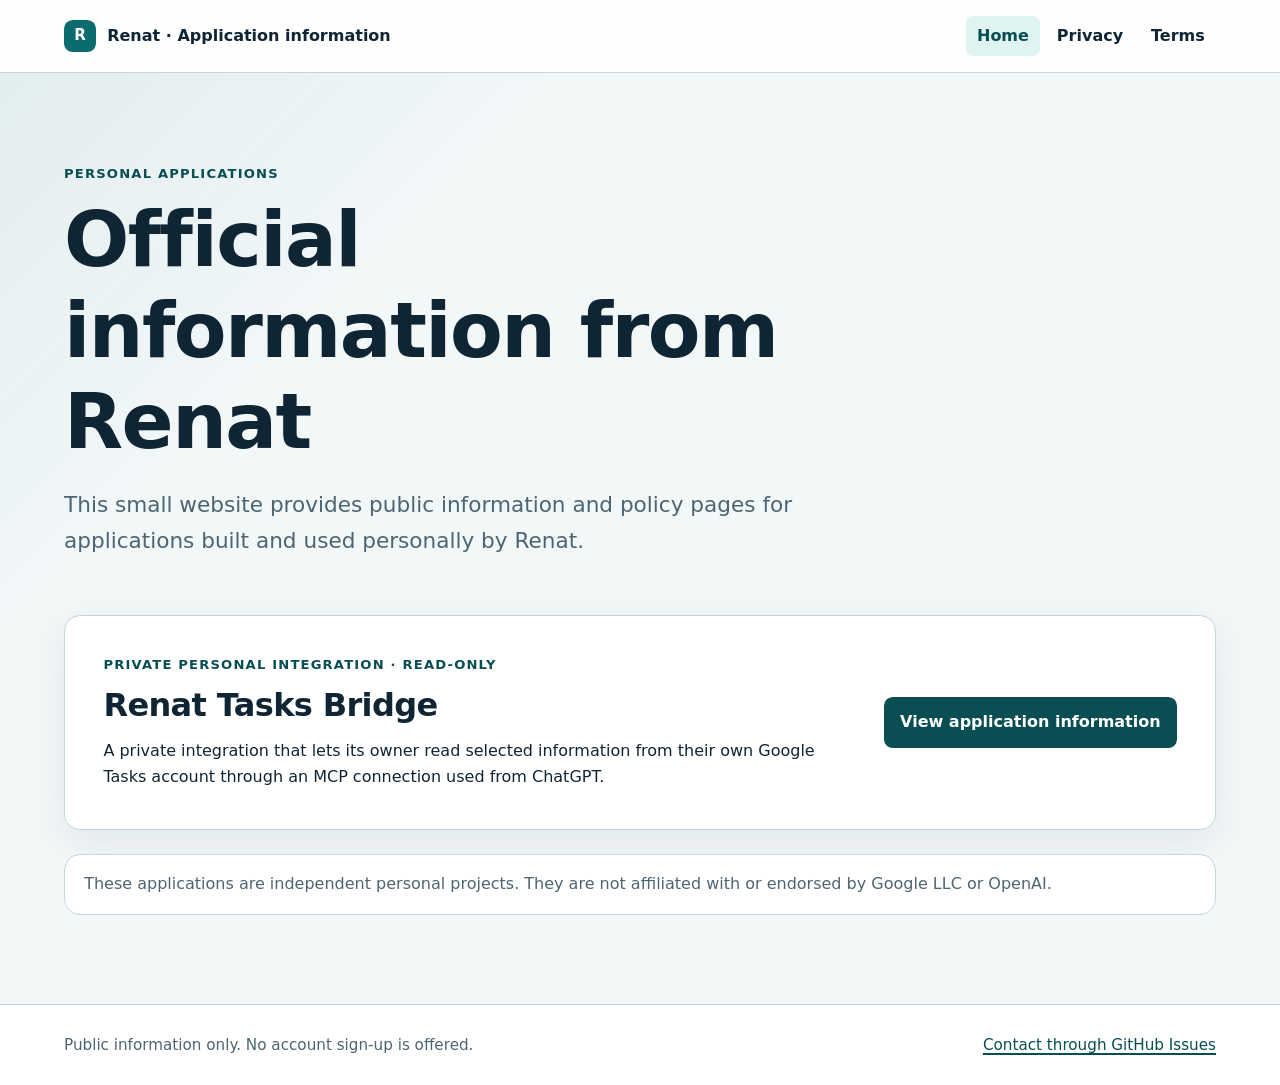
<file: index.html>
<!doctype html>
<html lang="en">
  <head>
    <meta charset="utf-8">
    <meta name="viewport" content="width=device-width, initial-scale=1">
    <meta
      name="description"
      content="Official information pages for Renat's personal applications."
    >
    <link rel="canonical" href="https://renatmakes.github.io/">
    <link rel="stylesheet" href="./assets/styles.css">
    <link
      rel="icon"
      type="image/svg+xml"
      href="data:image/svg+xml,%3Csvg xmlns='http://www.w3.org/2000/svg' viewBox='0 0 64 64'%3E%3Crect width='64' height='64' rx='14' fill='%230b6b6f'/%3E%3Cpath d='M18 43V29a14 14 0 0 1 28 0v14' fill='none' stroke='white' stroke-width='6' stroke-linecap='round'/%3E%3C/svg%3E"
    >
    <title>Renat — Personal application information</title>
  </head>
  <body>
    <a class="skip-link" href="#main-content">Skip to main content</a>
    <header class="site-header">
      <div class="site-shell header-row">
        <a class="brand" href="./" aria-label="Renat application information home">
          <span class="brand-mark" aria-hidden="true">R</span>
          <span>Renat · Application information</span>
        </a>
        <nav aria-label="Primary navigation">
          <a href="./" aria-current="page">Home</a>
          <a href="./google-tasks-mcp/privacy/">Privacy</a>
          <a href="./google-tasks-mcp/terms/">Terms</a>
        </nav>
      </div>
    </header>

    <main id="main-content" class="site-shell page-main">
      <section class="hero compact-hero" aria-labelledby="page-title">
        <p class="eyebrow">Personal applications</p>
        <h1 id="page-title">Official information from Renat</h1>
        <p class="lede">
          This small website provides public information and policy pages for
          applications built and used personally by Renat.
        </p>
      </section>

      <section class="application-card" aria-labelledby="tasks-bridge-title">
        <div>
          <p class="status-label">Private personal integration · Read-only</p>
          <h2 id="tasks-bridge-title">Renat Tasks Bridge</h2>
          <p>
            A private integration that lets its owner read selected information from
            their own Google Tasks account through an MCP connection used from ChatGPT.
          </p>
        </div>
        <a class="button-link" href="./google-tasks-mcp/">View application information</a>
      </section>

      <aside class="notice" aria-label="Independence notice">
        These applications are independent personal projects. They are not affiliated
        with or endorsed by Google LLC or OpenAI.
      </aside>
    </main>

    <footer class="site-footer">
      <div class="site-shell footer-row">
        <span>Public information only. No account sign-up is offered.</span>
        <a href="https://github.com/renatmakes/renatmakes.github.io/issues">Contact through GitHub Issues</a>
      </div>
    </footer>
  </body>
</html>
</file>
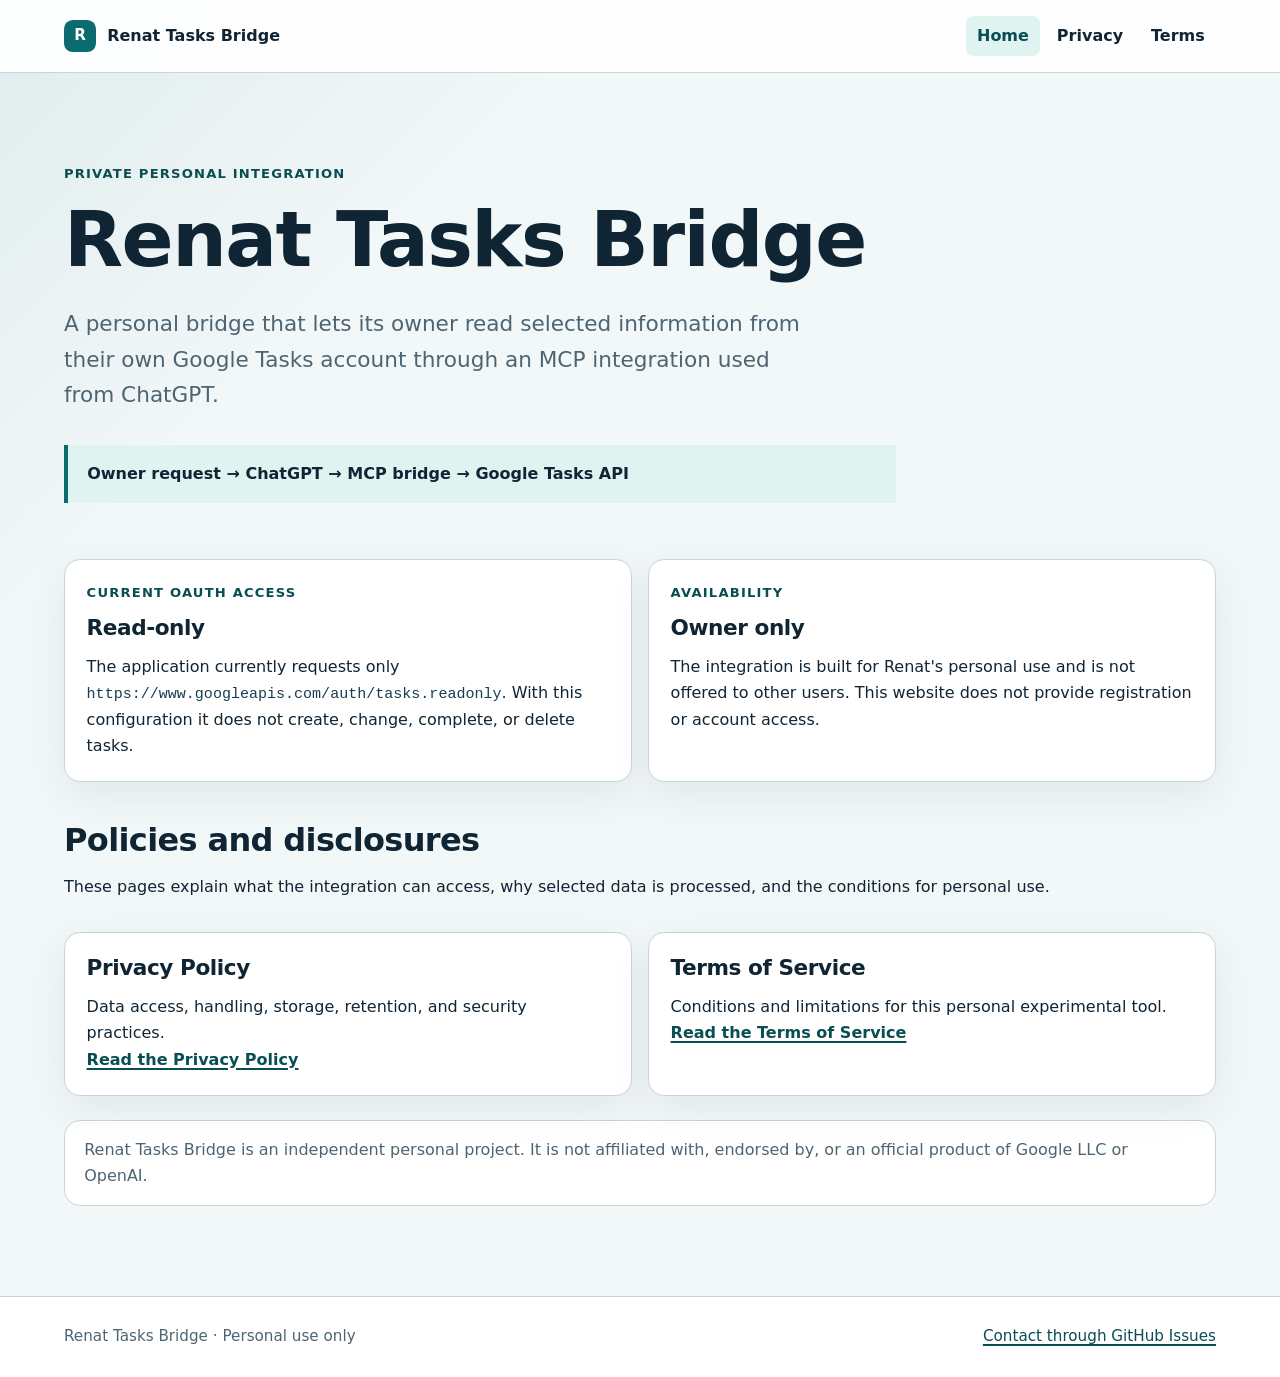
<file: google-tasks-mcp/index.html>
<!doctype html>
<html lang="en">
  <head>
    <meta charset="utf-8">
    <meta name="viewport" content="width=device-width, initial-scale=1">
    <meta
      name="description"
      content="Renat Tasks Bridge is a private, read-only integration for accessing the owner's Google Tasks through MCP from ChatGPT."
    >
    <link rel="canonical" href="https://renatmakes.github.io/google-tasks-mcp/">
    <link rel="stylesheet" href="../assets/styles.css">
    <link
      rel="icon"
      type="image/svg+xml"
      href="data:image/svg+xml,%3Csvg xmlns='http://www.w3.org/2000/svg' viewBox='0 0 64 64'%3E%3Crect width='64' height='64' rx='14' fill='%230b6b6f'/%3E%3Cpath d='M18 43V29a14 14 0 0 1 28 0v14' fill='none' stroke='white' stroke-width='6' stroke-linecap='round'/%3E%3C/svg%3E"
    >
    <title>Renat Tasks Bridge</title>
  </head>
  <body>
    <a class="skip-link" href="#main-content">Skip to main content</a>
    <header class="site-header">
      <div class="site-shell header-row">
        <a class="brand" href="../" aria-label="Renat application information home">
          <span class="brand-mark" aria-hidden="true">R</span>
          <span>Renat Tasks Bridge</span>
        </a>
        <nav aria-label="Application information">
          <a href="./" aria-current="page">Home</a>
          <a href="./privacy/">Privacy</a>
          <a href="./terms/">Terms</a>
        </nav>
      </div>
    </header>

    <main id="main-content" class="site-shell page-main">
      <section class="hero" aria-labelledby="page-title">
        <p class="eyebrow">Private personal integration</p>
        <h1 id="page-title">Renat Tasks Bridge</h1>
        <p class="lede">
          A personal bridge that lets its owner read selected information from their
          own Google Tasks account through an MCP integration used from ChatGPT.
        </p>

        <div class="data-flow" aria-label="How requested data moves">
          Owner request → ChatGPT → MCP bridge → Google Tasks API
        </div>
      </section>

      <section class="summary-grid" aria-label="Current access and availability">
        <article class="feature-card">
          <p class="status-label">Current OAuth access</p>
          <h2>Read-only</h2>
          <p>
            The application currently requests only
            <code>https://www.googleapis.com/auth/tasks.readonly</code>. With this
            configuration it does not create, change, complete, or delete tasks.
          </p>
        </article>
        <article class="feature-card">
          <p class="status-label">Availability</p>
          <h2>Owner only</h2>
          <p>
            The integration is built for Renat's personal use and is not offered to
            other users. This website does not provide registration or account access.
          </p>
        </article>
      </section>

      <section aria-labelledby="policies-title">
        <h2 id="policies-title">Policies and disclosures</h2>
        <p>
          These pages explain what the integration can access, why selected data is
          processed, and the conditions for personal use.
        </p>
        <div class="policy-links">
          <article class="policy-card">
            <h2>Privacy Policy</h2>
            <p>Data access, handling, storage, retention, and security practices.</p>
            <a href="./privacy/">Read the Privacy Policy</a>
          </article>
          <article class="policy-card">
            <h2>Terms of Service</h2>
            <p>Conditions and limitations for this personal experimental tool.</p>
            <a href="./terms/">Read the Terms of Service</a>
          </article>
        </div>
      </section>

      <aside class="notice" aria-label="Independence notice">
        Renat Tasks Bridge is an independent personal project. It is not affiliated
        with, endorsed by, or an official product of Google LLC or OpenAI.
      </aside>
    </main>

    <footer class="site-footer">
      <div class="site-shell footer-row">
        <span>Renat Tasks Bridge · Personal use only</span>
        <a href="https://github.com/renatmakes/renatmakes.github.io/issues">Contact through GitHub Issues</a>
      </div>
    </footer>
  </body>
</html>
</file>
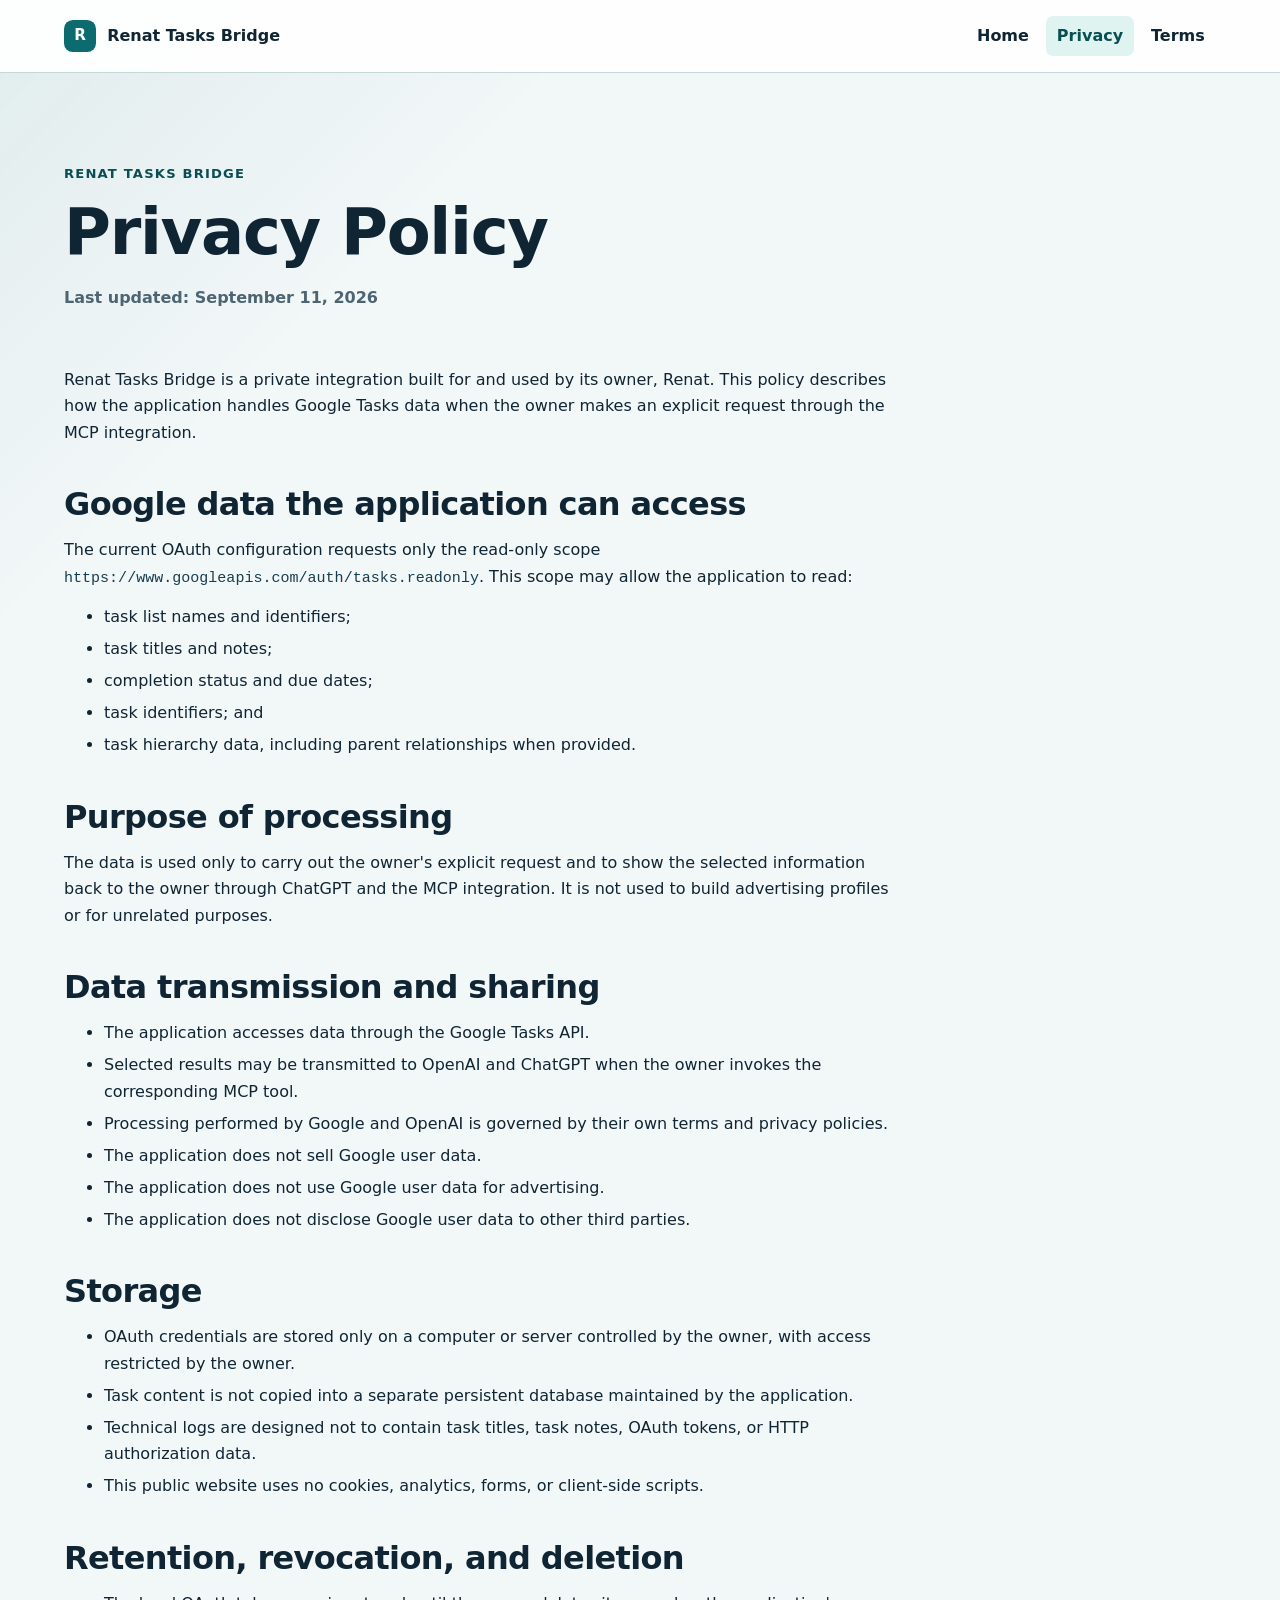
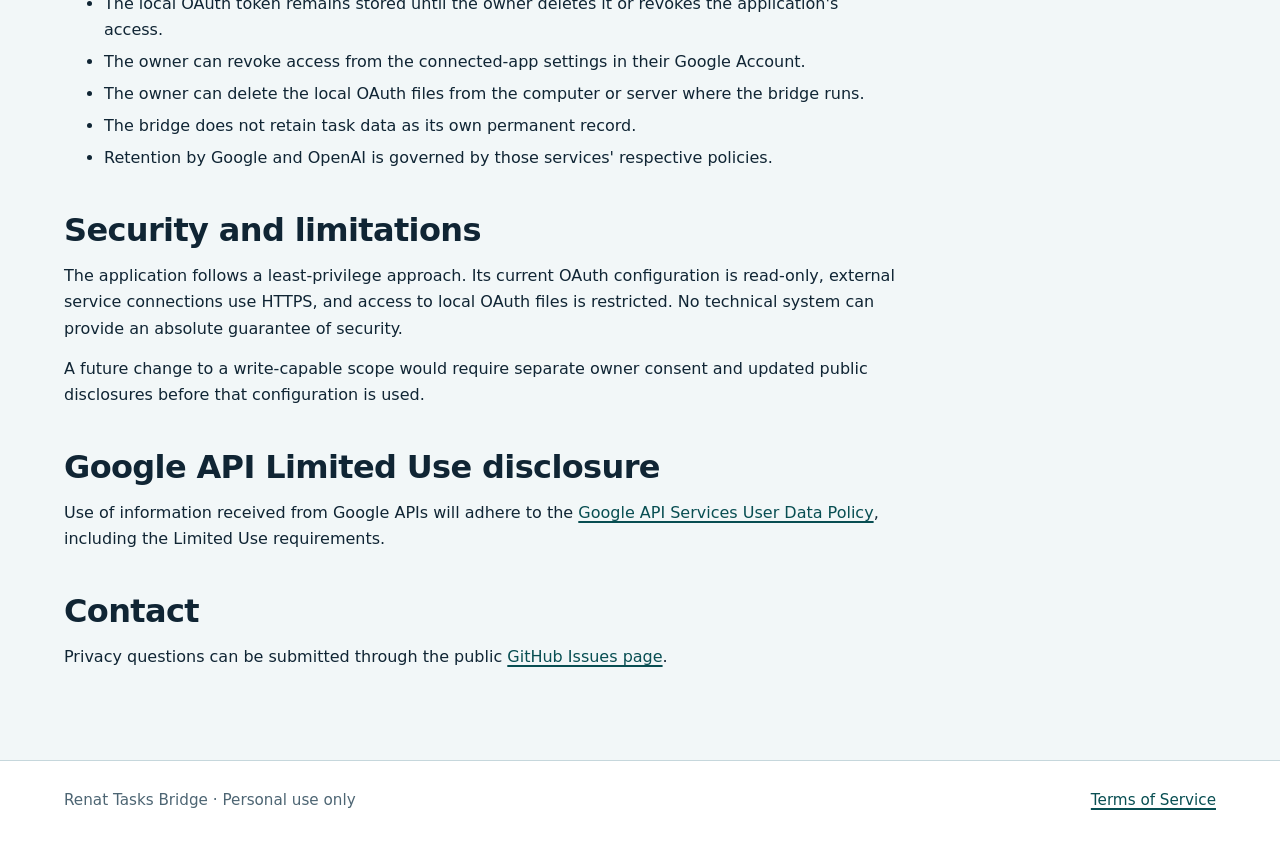
<file: google-tasks-mcp/privacy/index.html>
<!doctype html>
<html lang="en">
  <head>
    <meta charset="utf-8">
    <meta name="viewport" content="width=device-width, initial-scale=1">
    <meta name="description" content="Privacy Policy for Renat Tasks Bridge.">
    <link rel="canonical" href="https://renatmakes.github.io/google-tasks-mcp/privacy/">
    <link rel="stylesheet" href="../../assets/styles.css">
    <link
      rel="icon"
      type="image/svg+xml"
      href="data:image/svg+xml,%3Csvg xmlns='http://www.w3.org/2000/svg' viewBox='0 0 64 64'%3E%3Crect width='64' height='64' rx='14' fill='%230b6b6f'/%3E%3Cpath d='M18 43V29a14 14 0 0 1 28 0v14' fill='none' stroke='white' stroke-width='6' stroke-linecap='round'/%3E%3C/svg%3E"
    >
    <title>Privacy Policy — Renat Tasks Bridge</title>
  </head>
  <body>
    <a class="skip-link" href="#main-content">Skip to main content</a>
    <header class="site-header">
      <div class="site-shell header-row">
        <a class="brand" href="../../" aria-label="Renat application information home">
          <span class="brand-mark" aria-hidden="true">R</span>
          <span>Renat Tasks Bridge</span>
        </a>
        <nav aria-label="Application information">
          <a href="../">Home</a>
          <a href="./" aria-current="page">Privacy</a>
          <a href="../terms/">Terms</a>
        </nav>
      </div>
    </header>

    <main id="main-content" class="site-shell page-main legal-page">
      <header class="hero compact-hero">
        <p class="eyebrow">Renat Tasks Bridge</p>
        <h1>Privacy Policy</h1>
        <p class="updated">Last updated: September 11, 2026</p>
      </header>

      <article class="legal-content">
        <p>
          Renat Tasks Bridge is a private integration built for and used by its owner,
          Renat. This policy describes how the application handles Google Tasks data
          when the owner makes an explicit request through the MCP integration.
        </p>

        <h2>Google data the application can access</h2>
        <p>
          The current OAuth configuration requests only the read-only scope
          <code>https://www.googleapis.com/auth/tasks.readonly</code>. This scope may
          allow the application to read:
        </p>
        <ul>
          <li>task list names and identifiers;</li>
          <li>task titles and notes;</li>
          <li>completion status and due dates;</li>
          <li>task identifiers; and</li>
          <li>task hierarchy data, including parent relationships when provided.</li>
        </ul>

        <h2>Purpose of processing</h2>
        <p>
          The data is used only to carry out the owner's explicit request and to show
          the selected information back to the owner through ChatGPT and the MCP
          integration. It is not used to build advertising profiles or for unrelated
          purposes.
        </p>

        <h2>Data transmission and sharing</h2>
        <ul>
          <li>The application accesses data through the Google Tasks API.</li>
          <li>
            Selected results may be transmitted to OpenAI and ChatGPT when the owner
            invokes the corresponding MCP tool.
          </li>
          <li>
            Processing performed by Google and OpenAI is governed by their own terms
            and privacy policies.
          </li>
          <li>The application does not sell Google user data.</li>
          <li>The application does not use Google user data for advertising.</li>
          <li>The application does not disclose Google user data to other third parties.</li>
        </ul>

        <h2>Storage</h2>
        <ul>
          <li>
            OAuth credentials are stored only on a computer or server controlled by
            the owner, with access restricted by the owner.
          </li>
          <li>
            Task content is not copied into a separate persistent database maintained
            by the application.
          </li>
          <li>
            Technical logs are designed not to contain task titles, task notes, OAuth
            tokens, or HTTP authorization data.
          </li>
          <li>This public website uses no cookies, analytics, forms, or client-side scripts.</li>
        </ul>

        <h2>Retention, revocation, and deletion</h2>
        <ul>
          <li>
            The local OAuth token remains stored until the owner deletes it or revokes
            the application's access.
          </li>
          <li>
            The owner can revoke access from the connected-app settings in their
            Google Account.
          </li>
          <li>
            The owner can delete the local OAuth files from the computer or server
            where the bridge runs.
          </li>
          <li>The bridge does not retain task data as its own permanent record.</li>
          <li>
            Retention by Google and OpenAI is governed by those services' respective
            policies.
          </li>
        </ul>

        <h2>Security and limitations</h2>
        <p>
          The application follows a least-privilege approach. Its current OAuth
          configuration is read-only, external service connections use HTTPS, and
          access to local OAuth files is restricted. No technical system can provide
          an absolute guarantee of security.
        </p>
        <p>
          A future change to a write-capable scope would require separate owner consent
          and updated public disclosures before that configuration is used.
        </p>

        <h2>Google API Limited Use disclosure</h2>
        <p>
          Use of information received from Google APIs will adhere to the
          <a href="https://developers.google.com/terms/api-services-user-data-policy">Google API Services User Data Policy</a>,
          including the Limited Use requirements.
        </p>

        <h2>Contact</h2>
        <p>
          Privacy questions can be submitted through the public
          <a href="https://github.com/renatmakes/renatmakes.github.io/issues">GitHub Issues page</a>.
        </p>
      </article>
    </main>

    <footer class="site-footer">
      <div class="site-shell footer-row">
        <span>Renat Tasks Bridge · Personal use only</span>
        <a href="../terms/">Terms of Service</a>
      </div>
    </footer>
  </body>
</html>
</file>
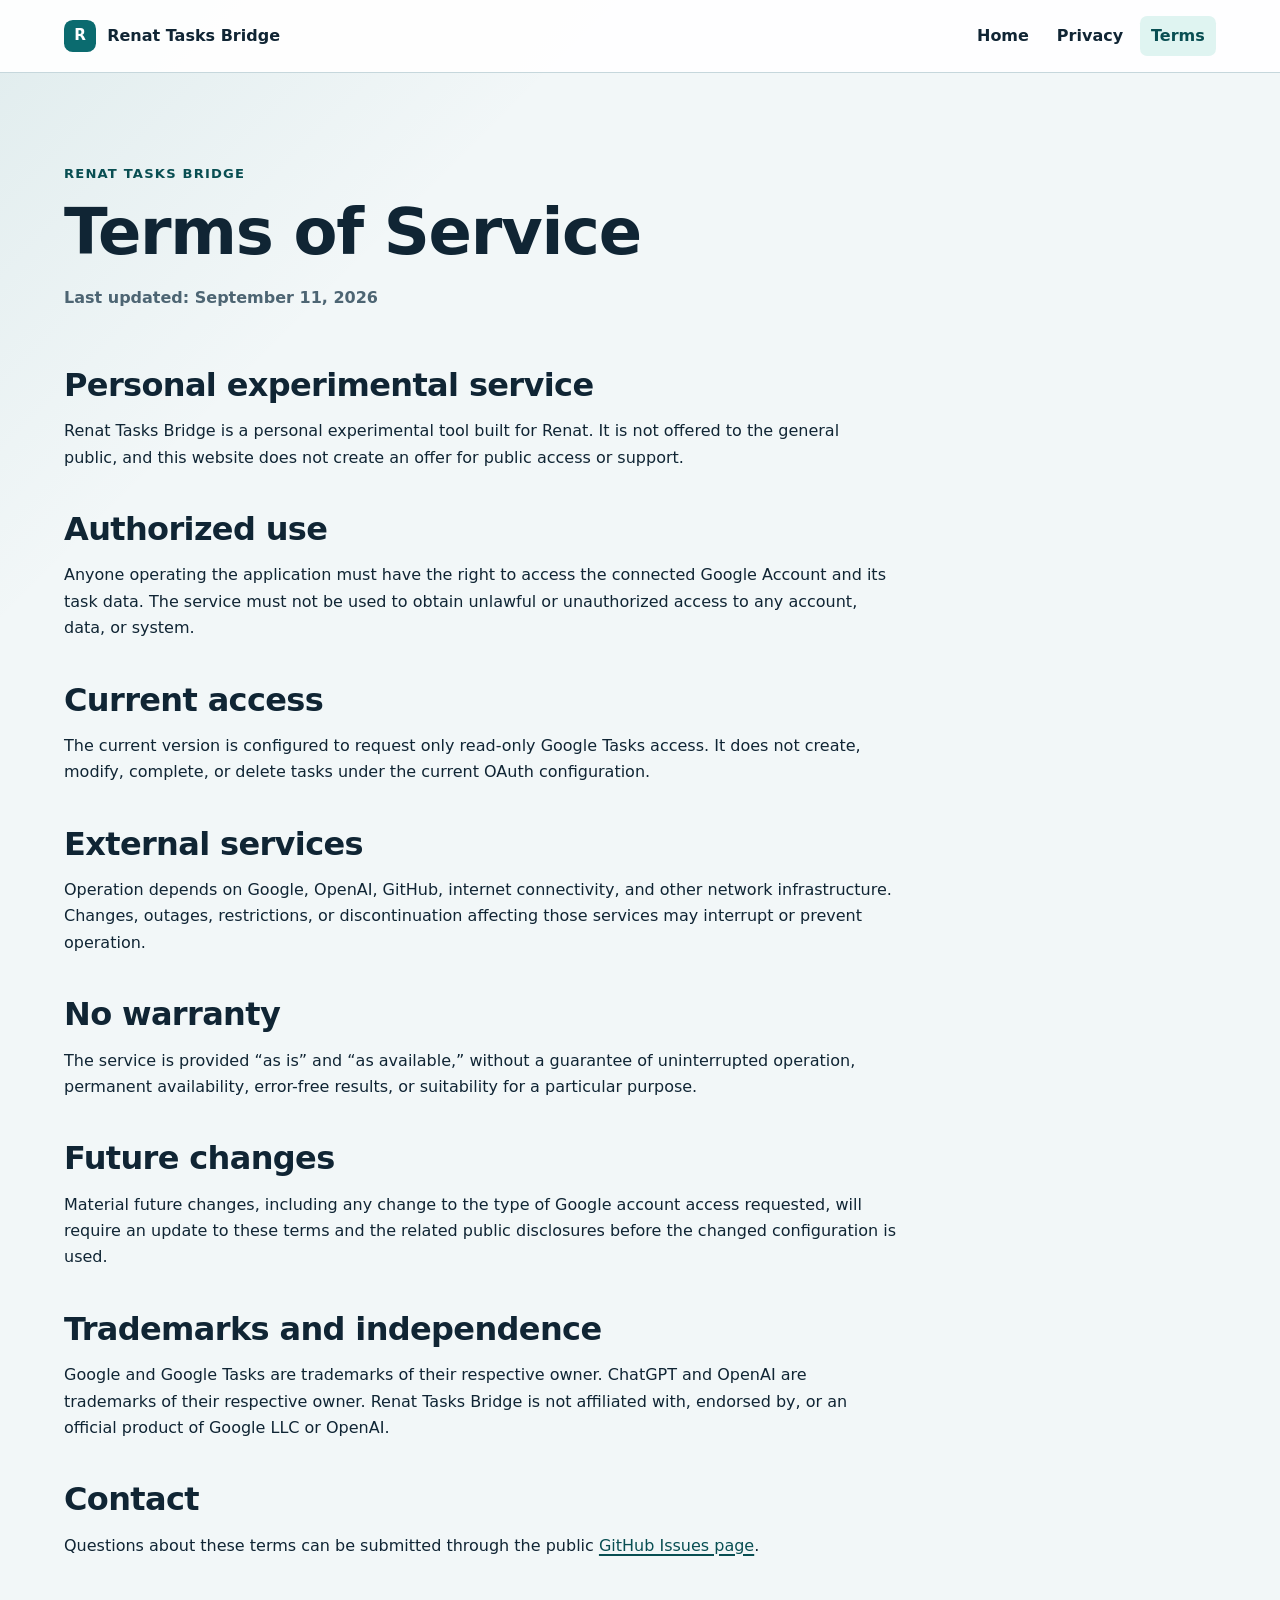
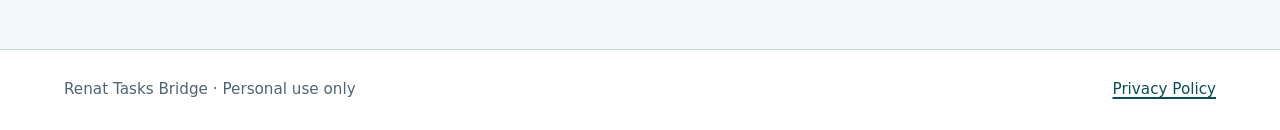
<file: google-tasks-mcp/terms/index.html>
<!doctype html>
<html lang="en">
  <head>
    <meta charset="utf-8">
    <meta name="viewport" content="width=device-width, initial-scale=1">
    <meta name="description" content="Terms of Service for Renat Tasks Bridge.">
    <link rel="canonical" href="https://renatmakes.github.io/google-tasks-mcp/terms/">
    <link rel="stylesheet" href="../../assets/styles.css">
    <link
      rel="icon"
      type="image/svg+xml"
      href="data:image/svg+xml,%3Csvg xmlns='http://www.w3.org/2000/svg' viewBox='0 0 64 64'%3E%3Crect width='64' height='64' rx='14' fill='%230b6b6f'/%3E%3Cpath d='M18 43V29a14 14 0 0 1 28 0v14' fill='none' stroke='white' stroke-width='6' stroke-linecap='round'/%3E%3C/svg%3E"
    >
    <title>Terms of Service — Renat Tasks Bridge</title>
  </head>
  <body>
    <a class="skip-link" href="#main-content">Skip to main content</a>
    <header class="site-header">
      <div class="site-shell header-row">
        <a class="brand" href="../../" aria-label="Renat application information home">
          <span class="brand-mark" aria-hidden="true">R</span>
          <span>Renat Tasks Bridge</span>
        </a>
        <nav aria-label="Application information">
          <a href="../">Home</a>
          <a href="../privacy/">Privacy</a>
          <a href="./" aria-current="page">Terms</a>
        </nav>
      </div>
    </header>

    <main id="main-content" class="site-shell page-main legal-page">
      <header class="hero compact-hero">
        <p class="eyebrow">Renat Tasks Bridge</p>
        <h1>Terms of Service</h1>
        <p class="updated">Last updated: September 11, 2026</p>
      </header>

      <article class="legal-content">
        <h2>Personal experimental service</h2>
        <p>
          Renat Tasks Bridge is a personal experimental tool built for Renat. It is
          not offered to the general public, and this website does not create an offer
          for public access or support.
        </p>

        <h2>Authorized use</h2>
        <p>
          Anyone operating the application must have the right to access the connected
          Google Account and its task data. The service must not be used to obtain
          unlawful or unauthorized access to any account, data, or system.
        </p>

        <h2>Current access</h2>
        <p>
          The current version is configured to request only read-only Google Tasks
          access. It does not create, modify, complete, or delete tasks under the
          current OAuth configuration.
        </p>

        <h2>External services</h2>
        <p>
          Operation depends on Google, OpenAI, GitHub, internet connectivity, and other
          network infrastructure. Changes, outages, restrictions, or discontinuation
          affecting those services may interrupt or prevent operation.
        </p>

        <h2>No warranty</h2>
        <p>
          The service is provided “as is” and “as available,” without a guarantee of
          uninterrupted operation, permanent availability, error-free results, or
          suitability for a particular purpose.
        </p>

        <h2>Future changes</h2>
        <p>
          Material future changes, including any change to the type of Google account
          access requested, will require an update to these terms and the related
          public disclosures before the changed configuration is used.
        </p>

        <h2>Trademarks and independence</h2>
        <p>
          Google and Google Tasks are trademarks of their respective owner. ChatGPT and
          OpenAI are trademarks of their respective owner. Renat Tasks Bridge is not
          affiliated with, endorsed by, or an official product of Google LLC or OpenAI.
        </p>

        <h2>Contact</h2>
        <p>
          Questions about these terms can be submitted through the public
          <a href="https://github.com/renatmakes/renatmakes.github.io/issues">GitHub Issues page</a>.
        </p>
      </article>
    </main>

    <footer class="site-footer">
      <div class="site-shell footer-row">
        <span>Renat Tasks Bridge · Personal use only</span>
        <a href="../privacy/">Privacy Policy</a>
      </div>
    </footer>
  </body>
</html>
</file>
<file: assets/styles.css>
:root {
  color-scheme: light;
  --ink: #102534;
  --muted: #4d6573;
  --accent: #0b6b6f;
  --accent-dark: #084e52;
  --accent-soft: #dff4f1;
  --surface: #ffffff;
  --surface-subtle: #f2f7f8;
  --border: #c6d7dc;
  --focus: #a34500;
  --max-width: 72rem;
  font-family:
    Inter, ui-sans-serif, system-ui, -apple-system, BlinkMacSystemFont, "Segoe UI",
    sans-serif;
}

* {
  box-sizing: border-box;
}

html {
  background: #eaf1f3;
  scroll-behavior: smooth;
}

body {
  min-width: 20rem;
  min-height: 100vh;
  margin: 0;
  color: var(--ink);
  background:
    linear-gradient(135deg, rgb(11 107 111 / 8%), transparent 28rem),
    var(--surface-subtle);
  font-size: 1rem;
  line-height: 1.65;
}

a {
  color: var(--accent-dark);
  text-decoration-thickness: 0.1em;
  text-underline-offset: 0.18em;
}

a:hover {
  color: var(--accent);
}

a:focus-visible {
  outline: 0.2rem solid var(--focus);
  outline-offset: 0.2rem;
  border-radius: 0.15rem;
}

.skip-link {
  position: fixed;
  z-index: 10;
  top: 0.75rem;
  left: 0.75rem;
  padding: 0.65rem 0.9rem;
  color: #ffffff;
  background: var(--ink);
  transform: translateY(-180%);
}

.skip-link:focus {
  transform: translateY(0);
}

.site-shell {
  width: min(calc(100% - 2rem), var(--max-width));
  margin-inline: auto;
}

.site-header {
  border-bottom: 0.0625rem solid var(--border);
  background: rgb(255 255 255 / 94%);
}

.header-row,
.footer-row {
  display: flex;
  align-items: center;
  justify-content: space-between;
  gap: 1rem 2rem;
}

.header-row {
  min-height: 4.5rem;
  padding-block: 0.75rem;
}

.brand {
  display: inline-flex;
  align-items: center;
  gap: 0.7rem;
  color: var(--ink);
  font-weight: 750;
  text-decoration: none;
}

.brand-mark {
  display: inline-grid;
  width: 2rem;
  height: 2rem;
  place-items: center;
  border-radius: 0.55rem;
  color: #ffffff;
  background: var(--accent);
  font-size: 0.95rem;
}

nav {
  display: flex;
  flex-wrap: wrap;
  gap: 0.35rem;
}

nav a {
  padding: 0.45rem 0.7rem;
  border-radius: 0.45rem;
  color: var(--ink);
  font-weight: 650;
  text-decoration: none;
}

nav a:hover,
nav a[aria-current="page"] {
  color: var(--accent-dark);
  background: var(--accent-soft);
}

.page-main {
  padding-block: clamp(2.75rem, 7vw, 5.75rem);
}

.hero {
  max-width: 52rem;
  margin-bottom: clamp(2rem, 5vw, 3.5rem);
}

.compact-hero {
  max-width: 46rem;
}

.eyebrow,
.status-label {
  margin: 0 0 0.7rem;
  color: var(--accent-dark);
  font-size: 0.82rem;
  font-weight: 800;
  letter-spacing: 0.09em;
  text-transform: uppercase;
}

h1,
h2,
h3 {
  margin: 0;
  line-height: 1.18;
  letter-spacing: -0.02em;
}

h1 {
  max-width: 18ch;
  font-size: clamp(2.35rem, 7vw, 4.8rem);
}

.legal-page h1 {
  font-size: clamp(2.25rem, 6vw, 4rem);
}

h2 {
  margin-top: 2.5rem;
  font-size: clamp(1.45rem, 3vw, 2rem);
}

h3 {
  margin-top: 1.75rem;
  font-size: 1.15rem;
}

p,
ul {
  margin-block: 0.85rem 0;
}

.lede {
  max-width: 46rem;
  margin-top: 1.25rem;
  color: var(--muted);
  font-size: clamp(1.12rem, 2.2vw, 1.35rem);
}

.application-card,
.feature-card,
.policy-card,
.notice {
  border: 0.0625rem solid var(--border);
  border-radius: 1rem;
  background: var(--surface);
  box-shadow: 0 0.8rem 2.5rem rgb(16 37 52 / 7%);
}

.application-card {
  display: grid;
  grid-template-columns: minmax(0, 1fr) auto;
  align-items: center;
  gap: 1.5rem 2.5rem;
  padding: clamp(1.5rem, 4vw, 2.4rem);
}

.application-card h2 {
  margin-top: 0;
}

.button-link {
  display: inline-block;
  padding: 0.75rem 1rem;
  border-radius: 0.55rem;
  color: #ffffff;
  background: var(--accent-dark);
  font-weight: 750;
  text-align: center;
  text-decoration: none;
}

.button-link:hover {
  color: #ffffff;
  background: var(--accent);
}

.notice {
  margin-top: 1.5rem;
  padding: 1rem 1.2rem;
  color: var(--muted);
  box-shadow: none;
}

.summary-grid {
  display: grid;
  grid-template-columns: repeat(2, minmax(0, 1fr));
  gap: 1rem;
  margin-top: 2rem;
}

.feature-card,
.policy-card {
  padding: 1.35rem;
}

.feature-card h2,
.policy-card h2 {
  margin-top: 0;
  font-size: 1.35rem;
}

.policy-links {
  display: grid;
  grid-template-columns: repeat(2, minmax(0, 1fr));
  gap: 1rem;
  margin-top: 2rem;
}

.policy-card a {
  font-weight: 750;
}

.data-flow {
  margin-top: 2rem;
  padding: 1rem 1.2rem;
  border-left: 0.3rem solid var(--accent);
  background: var(--accent-soft);
  font-weight: 700;
}

.legal-content {
  max-width: 52rem;
}

.updated {
  color: var(--muted);
  font-weight: 650;
}

code {
  overflow-wrap: anywhere;
  color: #173e50;
  font-family: ui-monospace, SFMono-Regular, Consolas, "Liberation Mono", monospace;
  font-size: 0.94em;
}

li + li {
  margin-top: 0.35rem;
}

.site-footer {
  border-top: 0.0625rem solid var(--border);
  color: var(--muted);
  background: var(--surface);
}

.footer-row {
  min-height: 5rem;
  padding-block: 1rem;
  font-size: 0.95rem;
}

@media (max-width: 44rem) {
  .header-row,
  .footer-row {
    align-items: flex-start;
    flex-direction: column;
  }

  .header-row {
    padding-block: 1rem;
  }

  .application-card,
  .summary-grid,
  .policy-links {
    grid-template-columns: 1fr;
  }

  .button-link {
    width: 100%;
  }

  h1 {
    font-size: clamp(2.25rem, 13vw, 3.5rem);
  }
}

@media (prefers-reduced-motion: reduce) {
  html {
    scroll-behavior: auto;
  }
}
</file>
